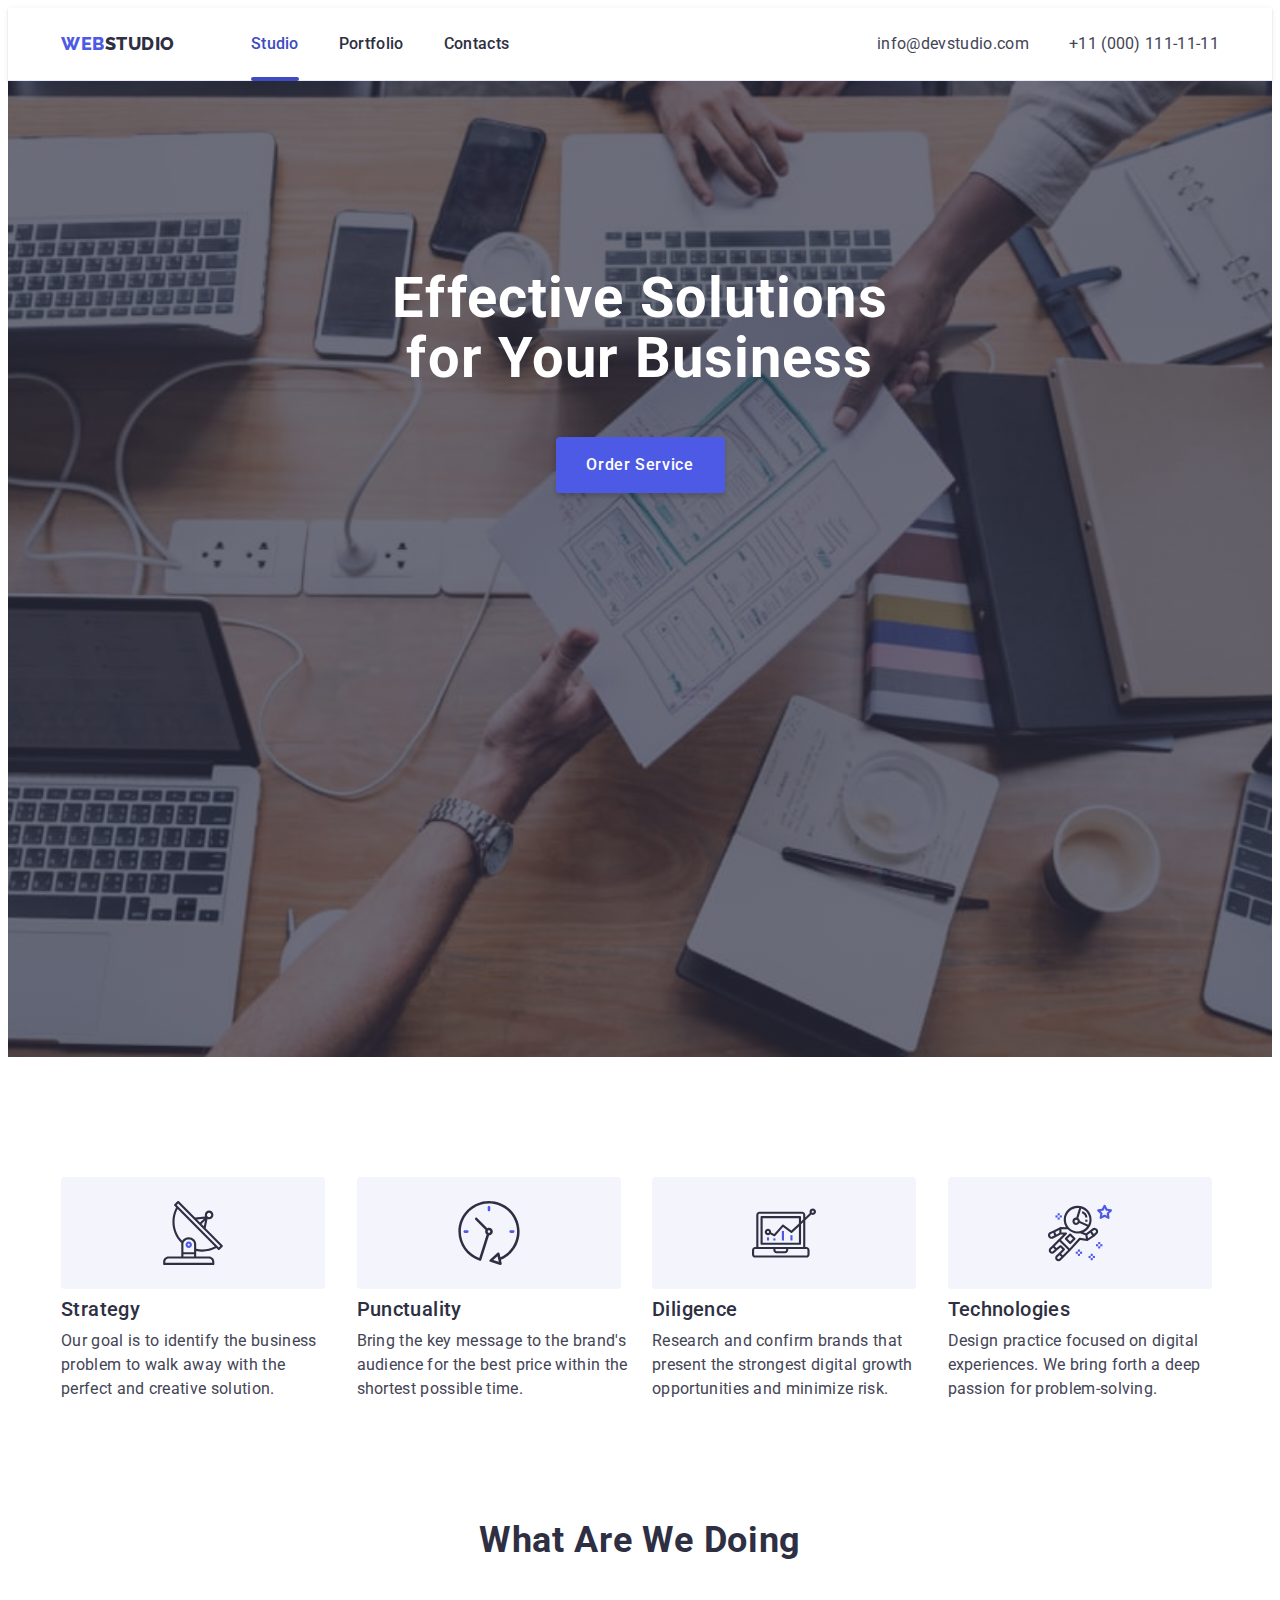
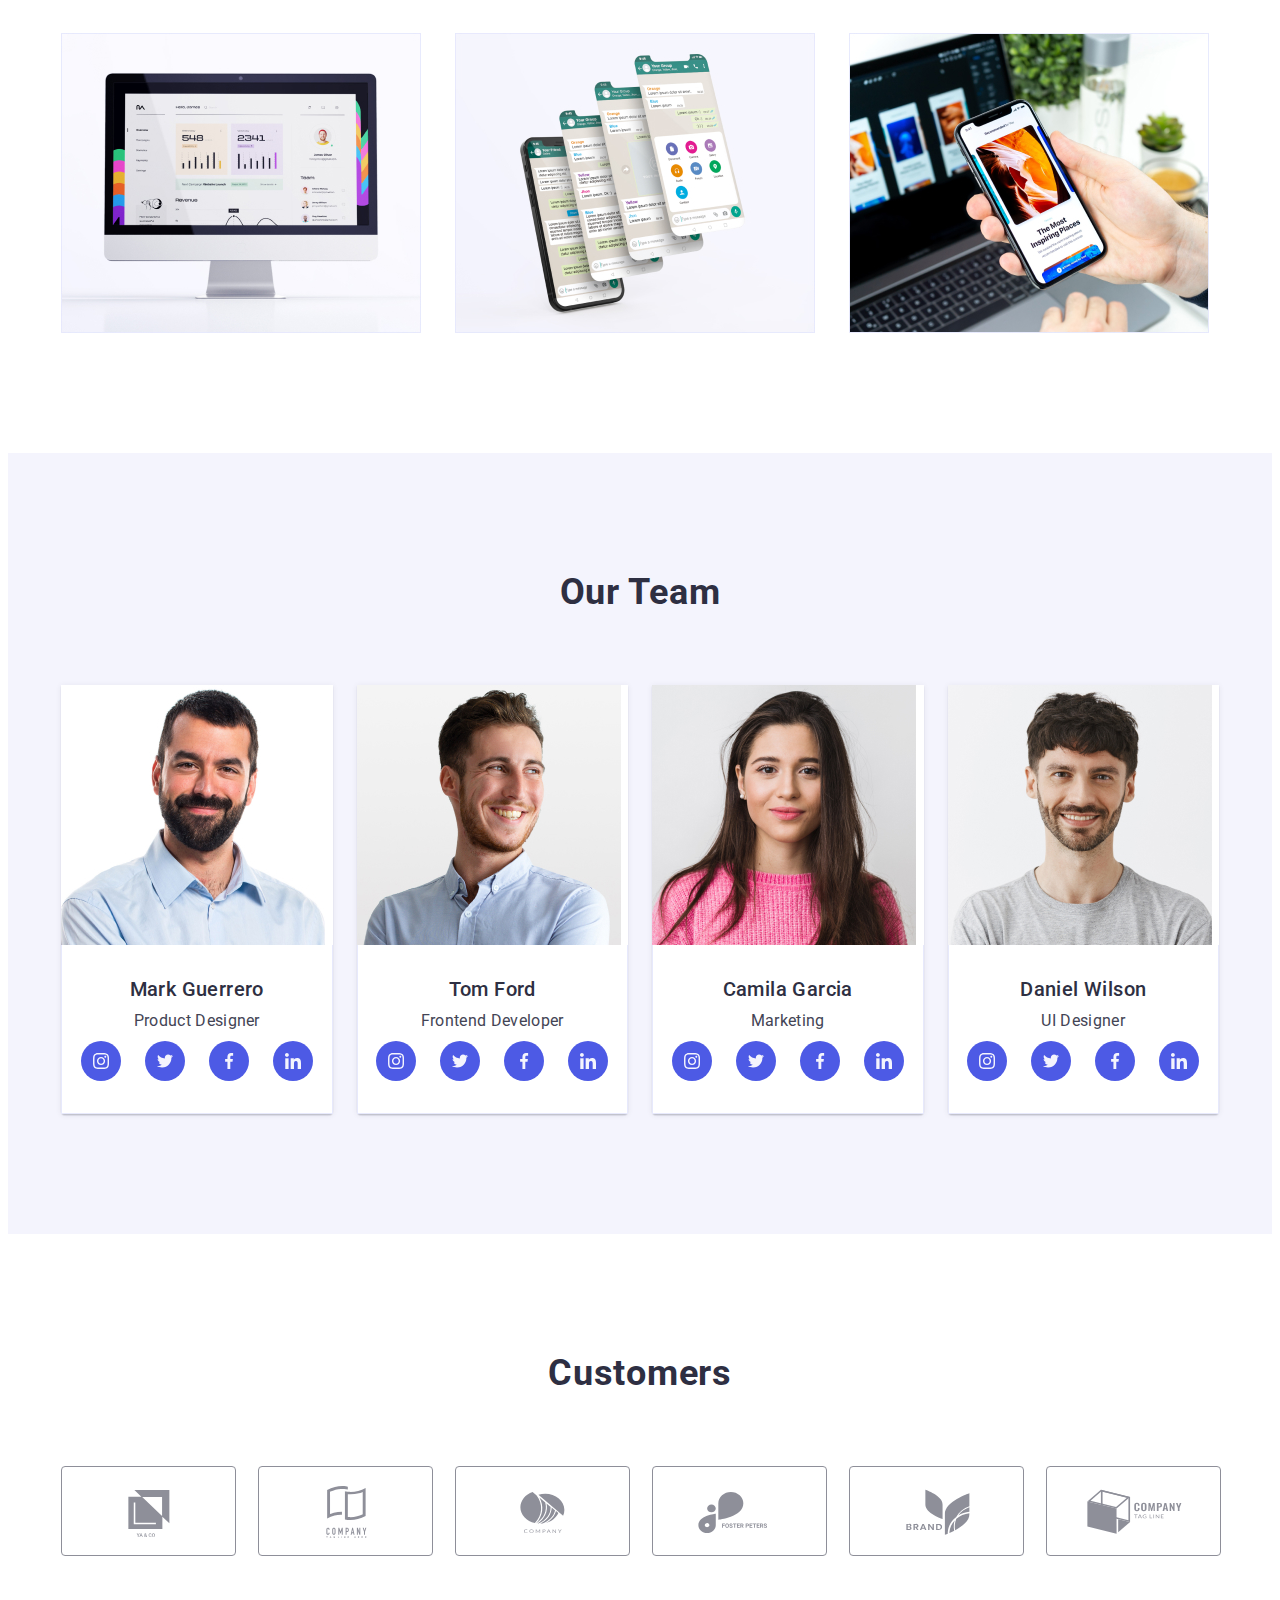
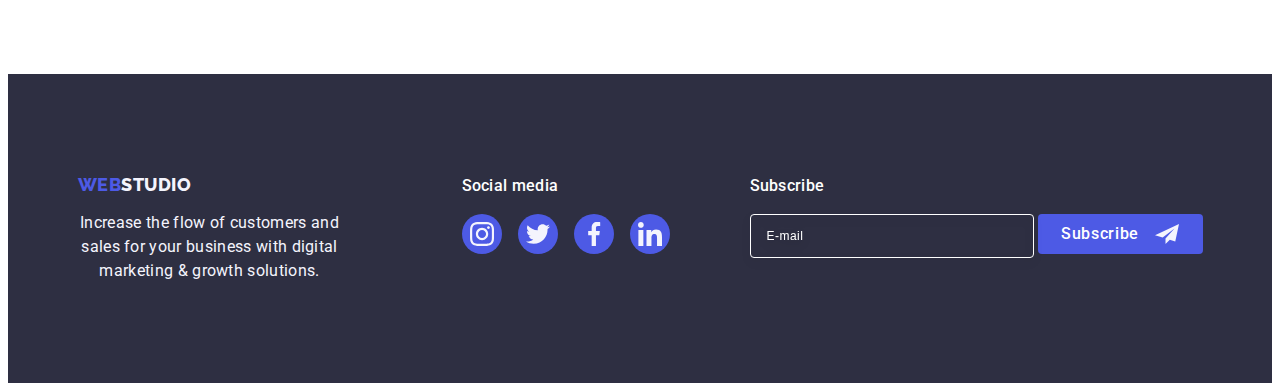
<file: index.html>
<!DOCTYPE html>
<html lang="en">
  <head>
    <meta charset="UTF-8" />
    <meta http-equiv="X-UA-Compatible" content="IE=edge" />
    <meta name="viewport" content="width=device-width, initial-scale=1.0" />
    <title>Студія</title>
    <link rel="preconnect" href="https://fonts.googleapis.com" />
    <link rel="preconnect" href="https://fonts.gstatic.com" crossorigin />
    <link
      href="https://fonts.googleapis.com/css2?family=Raleway:wght@800&family=Roboto:wght@400;500;700;900&display=swap"
      rel="stylesheet"
    />
    <link
      rel="stylesheet"
      href="https://cdnjs.cloudflare.com/ajax/libs/modern-normalize/2.0.0/modern-normalize.min.css"
      integrity="sha512-4xo8blKMVCiXpTaLzQSLSw3KFOVPWhm/TRtuPVc4WG6kUgjH6J03IBuG7JZPkcWMxJ5huwaBpOpnwYElP/m6wg=="
      crossorigin="anonymous"
      referrerpolicy="no-referrer"
    />
    <link rel="stylesheet" href="./css/styles.css" />
    <link
      rel="stylesheet"
      href="./css/tablet.css"
      media="screen and (min-width: 768px)"
    />
    <link
      rel="stylesheet"
      href="./css/desktop.css"
      media="screen and (min-width: 1158px)"
    />
  </head>
  <body>
    <header class="header">
      <div class="header-container container">
        <nav class="header-nav">
          <a href="./index.html" class="header-logo link"
            >Web<span class="header-logo-color">Studio</span></a
          >
          <ul class="header-nav-list list">
            <li class="header-nav-item">
              <a href="./index.html" class="header-link link current">Studio</a>
            </li>
            <li class="header-nav-item">
              <a href="./portfolio.html" class="header-link link">Portfolio</a>
            </li>
            <li class="header-nav-item">
              <a href="" class="header-link link">Contacts</a>
            </li>
          </ul>
        </nav>
        <address class="header-address">
          <ul class="header-address-list list">
            <li class="header-address-item">
              <a
                href="mailto:info@devstudio.com"
                class="header-address-link link"
                >info@devstudio.com</a
              >
            </li>
            <li class="header-address-item">
              <a href="tel:+110001111111" class="header-address-link link"
                >+11 (000) 111-11-11</a
              >
            </li>
          </ul>
        </address>
        <button type="button" class="menu-open-btn js-open-menu">
          <svg class="btn-hamburger" width="32" height="22">
            <use href="./images/icons.svg#icon-menu-hamburger"></use>
          </svg>
        </button>
        <div class="mob-menu js-menu-container">
          <div class="mob-menu-wraper">
            <button type="button" class="close-button js-close-menu">
              <svg class="modal-close-icon" width="8" height="8">
                <use href="./images/icons.svg#icon-close-button"></use>
              </svg>
            </button>
            <ul class="list">
              <li class="mob-menu-item">
                <a href="./index.html" class="mob-menu-link current link"
                  >Studio</a
                >
              </li>
              <li class="mob-menu-item">
                <a href="./portfolio.html" class="mob-menu-link link"
                  >Portfolio</a
                >
              </li>
              <li class="mob-menu-item">
                <a href="" class="mob-menu-link link">Contacts</a>
              </li>
            </ul>
            <div>
              <address class="mob-menu-address">
                <ul class="mob-menu-address-list list">
                  <li>
                    <a href="tel:+110001111111" class="mob-menu-tel-link link"
                      >+11 (000) 111-11-11</a
                    >
                  </li>
                  <li>
                    <a
                      href="mailto:info@devstudio.com"
                      class="mob-menu-address-link link"
                      >info@devstudio.com</a
                    >
                  </li>
                </ul>
              </address>
              <ul class="mob-social-container list">
                <li class="soc-item">
                  <a
                    href="#"
                    class="soc-item-link"
                    target="_blank"
                    rel="noopener noreferrer nofollow"
                  >
                    <svg class="team-social_icon" width="16" height="16">
                      <use href="./images/icons.svg#instagram-icon"></use></svg
                  ></a>
                </li>
                <li class="soc-item">
                  <a
                    href="#"
                    class="soc-item-link"
                    target="_blank"
                    rel="noopener noreferrer nofollow"
                  >
                    <svg class="team-social_icon" width="16" height="16">
                      <use href="./images/icons.svg#icon-twitter"></use></svg
                  ></a>
                </li>
                <li class="soc-item">
                  <a
                    href="#"
                    class="soc-item-link"
                    target="_blank"
                    rel="noopener noreferrer nofollow"
                  >
                    <svg class="team-social_icon" width="16" height="16">
                      <use href="./images/icons.svg#facebook-icon"></use></svg
                  ></a>
                </li>
                <li class="soc-item">
                  <a
                    href="#"
                    class="soc-item-link"
                    target="_blank"
                    rel="noopener noreferrer nofollow"
                  >
                    <svg class="team-social_icon" width="16" height="16">
                      <use href="./images/icons.svg#linked-in-icon"></use></svg
                  ></a>
                </li>
              </ul>
            </div>
          </div>
        </div>
      </div>
    </header>
    <main>
      <section class="hero-main-page">
        <div class="hero-main-container container">
          <h1 class="hero-title">Effective Solutions for Your Business</h1>
          <button type="button" class="hero-button" data-modal-open>Order Service</button>
        </div>
      </section>
      <section class="values">
        <div class="values-container container">
          <h2 class="visually-hidden">What are we offer</h2>
          <ul class="values-list list">
            <li class="values-item">
              <div class="values-icon-box">
                <svg class="values-icon" width="64" height="64">
                  <use href="./images/icons.svg#antenna"></use>
                </svg>
              </div>
              <h3 class="values-title">Strategy</h3>
              <p class="values-text text">
                Our goal is to identify the business problem to walk away with
                the perfect and creative solution.
              </p>
            </li>
            <li class="values-item">
              <div class="values-icon-box">
                <svg class="values-icon" width="64" height="64">
                  <use href="./images/icons.svg#clock"></use>
                </svg>
              </div>
              <h3 class="values-title">Punctuality</h3>
              <p class="values-text text">
                Bring the key message to the brand's audience for the best price
                within the shortest possible time.
              </p>
            </li>
            <li class="values-item">
              <div class="values-icon-box">
                <svg class="values-icon" width="64" height="64">
                  <use href="./images/icons.svg#diagram"></use>
                </svg>
              </div>
              <h3 class="values-title">Diligence</h3>
              <p class="values-text text">
                Research and confirm brands that present the strongest digital
                growth opportunities and minimize risk.
              </p>
            </li>
            <li class="values-item ">
              <div class="values-icon-box">
                <svg class="values-icon" width="64" height="64">
                  <use href="./images/icons.svg#astro"></use>
                </svg>
              </div>
              <h3 class="values-title">Technologies</h3>
              <p class="values-text text">
                Design practice focused on digital experiences. We bring forth a
                deep passion for problem-solving.
              </p>
            </li>
          </ul>
        </div>
      </section>
      <section class="work">
        <div class="work-container container">
          <h2 class="work-title">What are we doing</h2>
          <ul class="work-list list">
            <li class="work-item">
              <img srcset="./images/wwd.jpg 1x, ./images/wwd-2x.jpg 2x" src="./images/wwd.jpg" alt="monitor" width="360" />
            </li>
            <li class="work-item">
              <img srcset="./images/wwd2.jpg 1x, ./images/wwd2-2x.jpg 2x" src="./images/wwd2.jpg" alt="screen" width="360" />
            </li>
            <li class="work-item">
              <img srcset="./images/wwd3.jpg 1x, ./images/wwd3-2x.jpg 2x" src="./images/wwd3.jpg" alt="phone" width="360" />
            </li>
          </ul>
        </div>
      </section>
      <section class="team">
        <div class="team-container container">
          <h2 class="team-title">Our Team</h2>
          <ul class="team-list list">
            <li class="team-item">
              <img src="./images/team1.jpg" alt="photo1" width="264" />
              <div class="team-name-container">
                <h3 class="worker-name">Mark Guerrero</h3>
                <p class="team-text">Product Designer</p>
                <ul class="soc-team list">
                  <li class="soc-item">
                    <a
                      href="#"
                      class="soc-item-link"
                      target="_blank"
                      rel="noopener noreferrer nofollow"
                    >
                      <svg class="team-soc-icon" width="16" height="16">
                        <use href="./images/icons.svg#instagram-icon"></use>
                      </svg>
                    </a>
                  </li>
                  <li class="soc-item">
                    <a
                      href="#"
                      class="soc-item-link"
                      target="_blank"
                      rel="noopener noreferrer nofollow"
                    >
                      <svg class="team-soc-icon" width="16" height="16">
                        <use href="./images/icons.svg#icon-twitter"></use>
                      </svg>
                    </a>
                  </li>
                  <li class="soc-item">
                    <a
                      href="#"
                      class="soc-item-link"
                      target="_blank"
                      rel="noopener noreferrer nofollow"
                    >
                      <svg class="team-soc-icon" width="16" height="16">
                        <use href="./images/icons.svg#facebook-icon"></use>
                      </svg>
                    </a>
                  </li>
                  <li class="soc-item">
                    <a
                      href="#"
                      class="soc-item-link"
                      target="_blank"
                      rel="noopener noreferrer nofollow"
                    >
                      <svg class="team-soc-icon" width="16" height="16">
                        <use href="./images/icons.svg#linked-in-icon"></use>
                      </svg>
                    </a>
                  </li>
                </ul>
              </div>
            </li>
            <li class="team-item">
              <img src="./images/team2.jpg" alt="photo2" width="264" />
              <div class="team-name-container">
                <h3 class="worker-name">Tom Ford</h3>
                <p class="team-text">Frontend Developer</p>
                <ul class="soc-team list">
                  <li class="soc-item">
                    <a
                      href="#"
                      class="soc-item-link"
                      target="_blank"
                      rel="noopener noreferrer nofollow"
                    >
                      <svg class="team-soc-icon" width="16" height="16">
                        <use href="./images/icons.svg#instagram-icon"></use>
                      </svg>
                    </a>
                  </li>
                  <li class="soc-item">
                    <a
                      href="#"
                      class="soc-item-link"
                      target="_blank"
                      rel="noopener noreferrer nofollow"
                    >
                      <svg class="team-soc-icon" width="16" height="16">
                        <use href="./images/icons.svg#icon-twitter"></use>
                      </svg>
                    </a>
                  </li>
                  <li class="soc-item">
                    <a
                      href="#"
                      class="soc-item-link"
                      target="_blank"
                      rel="noopener noreferrer nofollow"
                    >
                      <svg class="team-soc-icon" width="16" height="16">
                        <use href="./images/icons.svg#facebook-icon"></use>
                      </svg>
                    </a>
                  </li>
                  <li class="soc-item">
                    <a
                      href="#"
                      class="soc-item-link"
                      target="_blank"
                      rel="noopener noreferrer nofollow"
                    >
                      <svg class="team-soc-icon" width="16" height="16">
                        <use href="./images/icons.svg#linked-in-icon"></use>
                      </svg>
                    </a>
                  </li>
                </ul>
              </div>
            </li>
            <li class="team-item">
              <img src="./images/team3.jpg" alt="photo3" width="264" />
              <div class="team-name-container">
                <h3 class="worker-name">Camila Garcia</h3>
                <p class="team-text">Marketing</p>
                <ul class="soc-team list">
                  <li class="soc-item">
                    <a
                      href="#"
                      class="soc-item-link"
                      target="_blank"
                      rel="noopener noreferrer nofollow"
                    >
                      <svg class="team-soc-icon" width="16" height="16">
                        <use href="./images/icons.svg#instagram-icon"></use>
                      </svg>
                    </a>
                  </li>
                  <li class="soc-item">
                    <a
                      href="#"
                      class="soc-item-link"
                      target="_blank"
                      rel="noopener noreferrer nofollow"
                    >
                      <svg class="team-soc-icon" width="16" height="16">
                        <use href="./images/icons.svg#icon-twitter"></use>
                      </svg>
                    </a>
                  </li>
                  <li class="soc-item">
                    <a
                      href="#"
                      class="soc-item-link"
                      target="_blank"
                      rel="noopener noreferrer nofollow"
                    >
                      <svg class="team-soc-icon" width="16" height="16">
                        <use href="./images/icons.svg#facebook-icon"></use>
                      </svg>
                    </a>
                  </li>
                  <li class="soc-item">
                    <a
                      href="#"
                      class="soc-item-link"
                      target="_blank"
                      rel="noopener noreferrer nofollow"
                    >
                      <svg class="team-soc-icon" width="16" height="16">
                        <use href="./images/icons.svg#linked-in-icon"></use>
                      </svg>
                    </a>
                  </li>
                </ul>
              </div>
            </li>
            <li class="team-item">
              <img src="./images/team4.jpg" alt="photo4" width="264" />
              <div class="team-name-container">
                <h3 class="worker-name">Daniel Wilson</h3>
                <p class="team-text">UI Designer</p>
                <ul class="soc-team list">
                  <li class="soc-item">
                    <a
                      href="#"
                      class="soc-item-link"
                      target="_blank"
                      rel="noopener noreferrer nofollow"
                    >
                      <svg class="team-soc-icon" width="16" height="16">
                        <use href="./images/icons.svg#instagram-icon"></use>
                      </svg>
                    </a>
                  </li>
                  <li class="soc-item">
                    <a
                      href="#"
                      class="soc-item-link"
                      target="_blank"
                      rel="noopener noreferrer nofollow"
                    >
                      <svg class="team-soc-icon" width="16" height="16">
                        <use href="./images/icons.svg#icon-twitter"></use>
                      </svg>
                    </a>
                  </li>
                  <li class="soc-item">
                    <a
                      href="#"
                      class="soc-item-link"
                      target="_blank"
                      rel="noopener noreferrer nofollow"
                    >
                      <svg class="team-soc-icon" width="16" height="16">
                        <use href="./images/icons.svg#facebook-icon"></use>
                      </svg>
                    </a>
                  </li>
                  <li class="soc-item">
                    <a
                      href="#"
                      class="soc-item-link"
                      target="_blank"
                      rel="noopener noreferrer nofollow"
                    >
                      <svg class="team-soc-icon" width="16" height="16">
                        <use href="./images/icons.svg#linked-in-icon"></use>
                      </svg>
                    </a>
                  </li>
                </ul>
              </div>
            </li>
          </ul>
        </div>
      </section>
      <section class="customers">
        <div class="customers-container container">
          <h2 class="customers-title">Customers</h2>
          <ul class="customers-list list">
            <li class="customers-item">
              <a href="#" class="customers-link link">
                <svg class="customers-icon" width="104" height="56">
                  <use href="./images/icons.svg#logo"></use>
                </svg>
              </a>
            </li>
            <li class="customers-item">
              <a href="#" class="customers-link link">
                <svg class="customers-icon" width="104" height="56">
                  <use href="./images/icons.svg#logo-one"></use>
                </svg>
              </a>
            </li>
            <li class="customers-item">
              <a href="#" class="customers-link link">
                <svg class="customers-icon" width="104" height="56">
                  <use href="./images/icons.svg#logo-two"></use>
                </svg>
              </a>
            </li>
            <li class="customers-item">
              <a href="#" class="customers-link link">
                <svg class="customers-icon" width="104" height="56">
                  <use href="./images/icons.svg#logo-three"></use>
                </svg>
              </a>
            </li>
            <li class="customers-item">
              <a href="#" class="customers-link link">
                <svg class="customers-icon" width="104" height="56">
                  <use href="./images/icons.svg#logo-four"></use>
                </svg>
              </a>
            </li>
            <li class="customers-item">
              <a href="#" class="customers-link link">
                <svg class="customers-icon" width="104" height="56">
                  <use href="./images/icons.svg#logo-five"></use>
                </svg>
              </a>
            </li>
          </ul>
        </div>
      </section>
    </main>
    <footer class="footer">
      <div class="footer-section container">
        <div class="footer-container">
          <a href="./index.html" class="footer-logo link"
            >Web<span class="footer-logo-color">Studio</span>
          </a>
          <p class="footer-text">
            Increase the flow of customers and sales for your business with
            digital marketing & growth solutions.
          </p>
        </div>
        <div class="footer-soc-container">
          <p class="footer-soc-text">Social media</p>
          <ul class="footer-soc-list list">
            <li class="footer-soc-item">
              <a href="#" class="footer-soc-link link"  target="_blank"
              rel="noopener noreferrer nofollow">
                <svg class="footer-icon" width="24" height="24">
                  <use href="./images/icons.svg#instagram-icon"></use>
                </svg>
              </a>
            </li>
            <li class="footer-soc-item">
              <a href="#" class="footer-soc-link link"  target="_blank"
              rel="noopener noreferrer nofollow">
                <svg class="footer-icon" width="24" height="24">
                  <use href="./images/icons.svg#icon-twitter"></use>
                </svg>
              </a>
            </li>
            <li class="footer-soc-item">
              <a href="#" class="footer-soc-link link"  target="_blank"
              rel="noopener noreferrer nofollow">
                <svg class="footer-icon" width="24" height="24">
                  <use href="./images/icons.svg#facebook-icon"></use>
                </svg>
              </a>
            </li>
            <li class="footer-soc-item">
              <a href="#" class="footer-soc-link link"  target="_blank"
              rel="noopener noreferrer nofollow">
                <svg class="footer-icon" width="24" height="24">
                  <use href="./images/icons.svg#linked-in-icon"></use>
                </svg>
              </a>
            </li>
          </ul>
        </div>
        <div class="footer-form-container">
          <p class="form-footer-title">Subscribe</p>
          <form class="form-footer">
            <label class="footer-label">
              <input
                type="email"
                name="email-subscribe"
                placeholder="E-mail"
                class="footer-input"
              />
            </label>
            <button type="submit" class="footer-button">
              Subscribe
              <svg class="footer-form-icon" width="24" height="24">
                <use href="./images/icons.svg#icon-plane"></use>
              </svg>
            </button>
          </form>
        </div>
      </div>
    </footer>
    <div class="backdrop is-hidden" data-modal>
      <div class="modal">
        <button type="button" class="modal-close-button" data-modal-close>
          <svg class="modal-close-icon" width="8" height="8">
            <use href="./images/icons.svg#icon-close-button"></use>
          </svg>
        </button>
        <p class="modal-title">Leave your contacts and we will call you back</p>
        <form class="form">
          <div class="modal-field">
            <label for="user-name" class="form-label">Name</label>
            <div class="input-container">
              <input
                id="user-name"
                type="text"
                name="user-name"
                class="form-input"
                required
              />
              <svg class="form-icon" width="18" height="24">
                <use href="./images/icons.svg#icon-input-person"></use>
              </svg>
            </div>
          </div>
          <div class="modal-field">
            <label for="user-phone" class="form-label">Phone</label>
            <div class="input-container">
              <input
                id="user-phone"
                type="tel"
                name="user-phone"
                class="form-input"
                required
              />
              <svg class="form-icon" width="18" height="24">
                <use href="./images/icons.svg#icon-input-phone"></use>
              </svg>
            </div>
          </div>
          <div class="modal-field">
            <label for="user-email" class="form-label">Email</label>
            <div class="input-container">
              <input
                id="user-email"
                type="email"
                name="user-mail"
                class="form-input"
                required
              />
              <svg class="form-icon" width="18" height="24">
                <use href="./images/icons.svg#icon-input-email"></use>
              </svg>
            </div>
          </div>
          <div class="comment-field">
            <label for="user-comment" class="form-label">Comment</label>
            <textarea
              name="user-comment"
              id="user-comment"
              class="form-textarea"
              placeholder="Text input"
            ></textarea>
          </div>
          <div class="checkbox-field">
            <input
              type="checkbox"
              id="user-privacy"
              name="user-privacy"
              value="true"
              class="privacy-input visually-hidden"
              required
            />
            <label for="user-privacy" class="privacy-text"
              ><span class="privacy-span"
                ><svg class="privacy-icon" width="10" height="8">
                  <use href="./images/icons.svg#icon-access"></use></svg></span
              >I accept the terms and conditions of the<a
                href="#"
                class="privacy-link"
                >Privacy Policy</a
              ></label
            >
          </div>
          <button type="submit" class="form-button">Send</button>
        </form>
          </div>
      </div>
    <script src="./js/modal.js"></script>
    <script src="./js/mobile-menu.js" type="module"></script>
  </body>
</html>
</file>
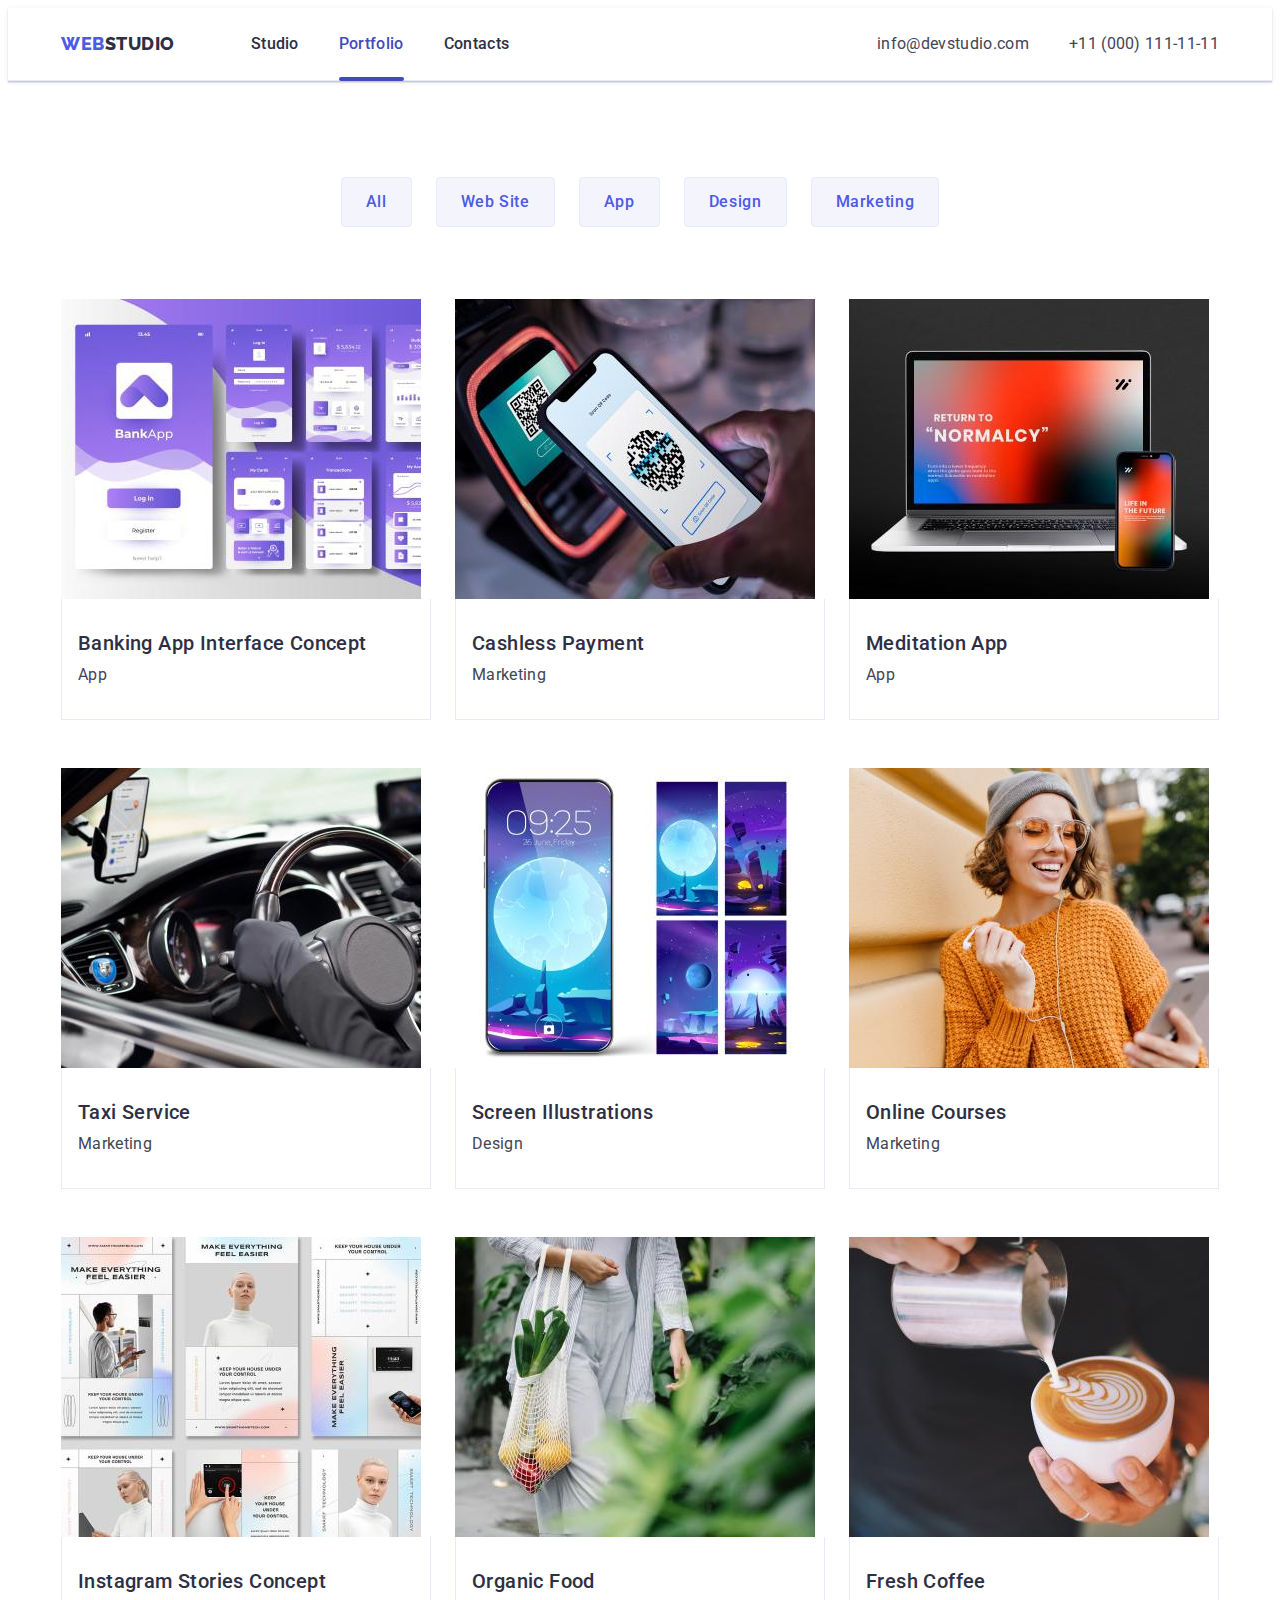
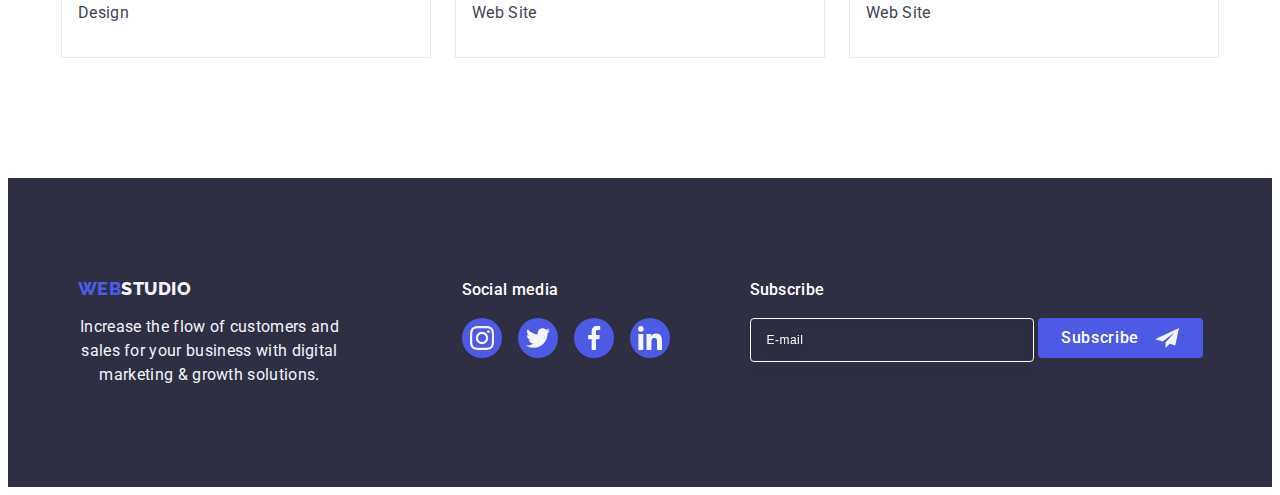
<file: portfolio.html>
<!DOCTYPE html>
<html lang="en">
  <head>
    <meta charset="UTF-8" />
    <meta http-equiv="X-UA-Compatible" content="IE=edge" />
    <meta name="viewport" content="width=device-width, initial-scale=1.0" />
    <title>Портфоліо</title>
    <link rel="preconnect" href="https://fonts.googleapis.com" />
    <link rel="preconnect" href="https://fonts.gstatic.com" crossorigin />
    <link
      href="https://fonts.googleapis.com/css2?family=Raleway:wght@800&family=Roboto:wght@400;500;700;900&display=swap"
      rel="stylesheet"
    />
    <link
      rel="stylesheet"
      href="https://cdnjs.cloudflare.com/ajax/libs/modern-normalize/2.0.0/modern-normalize.min.css"
      integrity="sha512-4xo8blKMVCiXpTaLzQSLSw3KFOVPWhm/TRtuPVc4WG6kUgjH6J03IBuG7JZPkcWMxJ5huwaBpOpnwYElP/m6wg=="
      crossorigin="anonymous"
      referrerpolicy="no-referrer"
    />
    <link rel="stylesheet" href="./css/styles.css" />
    <link
    rel="stylesheet"
    href="./css/tablet.css"
    media="screen and (min-width: 768px)"
  />
  <link
    rel="stylesheet"
    href="./css/desktop.css"
    media="screen and (min-width: 1158px)"
  />
  </head>
  <body>
    <header class="header">
      <div class="header-container container">
        <nav class="header-nav">
          <a href="./index.html" class="header-logo link"
            >Web<span class="header-logo-color">Studio</span></a
          >
          <ul class="header-nav-list list">
            <li class="header-nav-item">
              <a href="./index.html" class="header-link link">Studio</a>
            </li>
            <li class="header-nav-item">
              <a href="./portfolio.html" class="header-link link current">Portfolio</a>
            </li>
            <li class="header-nav-item">
              <a href="" class="header-link link">Contacts</a>
            </li>
          </ul>
        </nav>
        <address class="header-address">
          <ul class="header-address-list list">
            <li class="header-address-item">
              <a
                href="mailto:info@devstudio.com"
                class="header-address-link link"
                >info@devstudio.com</a
              >
            </li>
            <li class="header-address-item">
              <a href="tel:+110001111111" class="header-address-link link"
                >+11 (000) 111-11-11</a
              >
            </li>
          </ul>
        </address>
      </div>
    </header>
    <main>
      <section class="hero">
        <div class="portfolio-container container">
          <h1 class="visually-hidden">Portfolio</h1>
          <ul class="hero-btn-list list">
            <li class="hero-btn-item">
              <button type="button" class="hero-btn">All</button>
            </li>
            <li class="hero-btn-item">
              <button type="button" class="hero-btn">Web Site</button>
            </li>
            <li class="hero-btn-item">
              <button type="button" class="hero-btn">App</button>
            </li>
            <li class="hero-btn-item">
              <button type="button" class="hero-btn">Design</button>
            </li>
            <li class="hero-btn-item">
              <button type="button" class="hero-btn">Marketing</button>
            </li>
          </ul>
          <ul class="portfolio-list list">
            <li class="portfolio-item">
              <a href="" class="link link-img">
                <div class="overlay-container">
                  <img
                    src="./images/app.jpg"
                    alt="Banking"
                    width="360"
                    height="300"
                  />
                  <p class="overlay">
                    14 Stylish and User-Friendly App Design Concepts · Task
                    Manager App · Calorie Tracker App · Exotic Fruit Ecommerce
                    App · Cloud Storage App
                  </p>
                </div>
                <div class="app-container">
                  <h2 class="hero-list-title">Banking App Interface Concept</h2>
                  <p class="portfolio-text text">App</p>
                </div></a
              >
            </li>
            <li class="portfolio-item">
              <a href="" class="link link-img">
                <div class="overlay-container">
                <img
                  src="./images/payment.jpg"
                  alt="Payment"
                  width="360"
                  height="300"
                />
                <p class="overlay">
                  14 Stylish and User-Friendly App Design Concepts · Task
                  Manager App · Calorie Tracker App · Exotic Fruit Ecommerce
                  App · Cloud Storage App
                </p>
                </div>
                <div class="app-container">
                  <h2 class="hero-list-title">Cashless Payment</h2>
                  <p class="portfolio-text text">Marketing</p>
                </div></a
              >
            </li>
            <li class="portfolio-item">
              <a href="" class="link link-img">
                <div class="overlay-container">
                <img
                  src="./images/meditation.jpg"
                  alt="laptop"
                  width="360"
                  height="300"
                />
                <p class="overlay">
                  14 Stylish and User-Friendly App Design Concepts · Task
                  Manager App · Calorie Tracker App · Exotic Fruit Ecommerce
                  App · Cloud Storage App
                </p>
              </div>
                <div class="app-container">
                  <h2 class="hero-list-title">Meditation App</h2>
                  <p class="portfolio-text text">App</p>
                </div></a
              >
            </li>
            <li class="portfolio-item">
              <a href="" class="link link-img">
                <div class="overlay-container">
                <img
                  src="./images/taxi.jpg"
                  alt="car"
                  width="360"
                  height="300"
                />
                <p class="overlay">
                  14 Stylish and User-Friendly App Design Concepts · Task
                  Manager App · Calorie Tracker App · Exotic Fruit Ecommerce
                  App · Cloud Storage App
                </p>
              </div>
                <div class="app-container">
                  <h2 class="hero-list-title">Taxi Service</h2>
                  <p class="portfolio-text text">Marketing</p>
                </div></a
              >
            </li>
            <li class="portfolio-item">
              <a href="" class="link link-img">
                <div class="overlay-container">
                <img
                  src="./images/screenshot.jpg"
                  alt="screen"
                  width="360"
                  height="300"
                />
                <p class="overlay">
                  14 Stylish and User-Friendly App Design Concepts · Task
                  Manager App · Calorie Tracker App · Exotic Fruit Ecommerce
                  App · Cloud Storage App
                </p>
              </div>
                <div class="app-container">
                  <h2 class="hero-list-title">Screen Illustrations</h2>
                  <p class="portfolio-text text">Design</p>
                </div></a
              >
            </li>
            <li class="portfolio-item">
              <a href="" class="link link-img">
                <div class="overlay-container">
                <img
                  src=".//images/courses.jpg"
                  alt="girl"
                  width="360"
                  height="300"
                />
                <p class="overlay">
                  14 Stylish and User-Friendly App Design Concepts · Task
                  Manager App · Calorie Tracker App · Exotic Fruit Ecommerce
                  App · Cloud Storage App
                </p>
              </div>
                <div class="app-container">
                  <h2 class="hero-list-title">Online Courses</h2>
                  <p class="portfolio-text text">Marketing</p>
                </div></a
              >
            </li>
            <li class="portfolio-item">
              <a href="" class="link link-img">
                <div class="overlay-container">
                <img
                  src=".//images/insta.jpg"
                  alt="stories"
                  width="360"
                  height="300"
                />
                <p class="overlay">
                  14 Stylish and User-Friendly App Design Concepts · Task
                  Manager App · Calorie Tracker App · Exotic Fruit Ecommerce
                  App · Cloud Storage App
                </p>
              </div>
                <div class="app-container">
                  <h2 class="hero-list-title">Instagram Stories Concept</h2>
                  <p class="portfolio-text text">Design</p>
                </div></a
              >
            </li>
            <li class="portfolio-item">
              <a href="" class="link link-img">
                <div class="overlay-container">
                <img
                  src="./images/organic.jpg"
                  alt="food"
                  width="360"
                  height="300"
                />
                <p class="overlay">
                  14 Stylish and User-Friendly App Design Concepts · Task
                  Manager App · Calorie Tracker App · Exotic Fruit Ecommerce
                  App · Cloud Storage App
                </p>
              </div>
                <div class="app-container">
                  <h2 class="hero-list-title">Organic Food</h2>
                  <p class="portfolio-text text">Web Site</p>
                </div></a
              >
            </li>
            <li class="portfolio-item">
              <a href="" class="link link-img">
                <div class="overlay-container">
                <img
                  src="./images/cofee.jpg"
                  alt="coffee"
                  width="360"
                  height="300"
                />
                <p class="overlay">
                  14 Stylish and User-Friendly App Design Concepts · Task
                  Manager App · Calorie Tracker App · Exotic Fruit Ecommerce
                  App · Cloud Storage App
                </p>
              </div>
                <div class="app-container">
                  <h2 class="hero-list-title">Fresh Coffee</h2>
                  <p class="portfolio-text text">Web Site</p>
                </div></a
              >
            </li>
          </ul>
        </div>
      </section>
    </main>
    <footer class="footer">
      <div class="footer-section container">
        <div class="footer-container">
          <a href="./index.html" class="footer-logo link"
            >Web<span class="footer-logo-color">Studio</span>
          </a>
          <p class="footer-text">
            Increase the flow of customers and sales for your business with
            digital marketing & growth solutions.
          </p>
        </div>
        <div class="footer-soc-container">
          <p class="footer-soc-text">Social media</p>
          <ul class="footer-soc-list list">
            <li class="footer-soc-item">
              <a
                href="#"
                class="footer-soc-link link"
                target="_blank"
                rel="noopener noreferrer nofollow"
              >
                <svg class="footer-icon" width="24" height="24">
                  <use href="./images/icons.svg#instagram-icon"></use>
                </svg>
              </a>
            </li>
            <li class="footer-soc-item">
              <a
                href="#"
                class="footer-soc-link link"
                target="_blank"
                rel="noopener noreferrer nofollow"
              >
                <svg class="footer-icon" width="24" height="24">
                  <use href="./images/icons.svg#icon-twitter"></use>
                </svg>
              </a>
            </li>
            <li class="footer-soc-item">
              <a
                href="#"
                class="footer-soc-link link"
                target="_blank"
                rel="noopener noreferrer nofollow"
              >
                <svg class="footer-icon" width="24" height="24">
                  <use href="./images/icons.svg#facebook-icon"></use>
                </svg>
              </a>
            </li>
            <li class="footer-soc-item">
              <a
                href="#"
                class="footer-soc-link link"
                target="_blank"
                rel="noopener noreferrer nofollow"
              >
                <svg class="footer-icon" width="24" height="24">
                  <use href="./images/icons.svg#linked-in-icon"></use>
                </svg>
              </a>
            </li>
          </ul>
        </div>
        <div class="footer-form-container">
          <p class="form-footer-title">Subscribe</p>
          <form class="form-footer">
            <label class="footer-label">
              <input
                type="email"
                name="email-subscribe"
                placeholder="E-mail"
                class="footer-input"
              />
            </label>
            <button type="submit" class="footer-button">
              Subscribe
              <svg class="footer-form-icon" width="24" height="24">
                <use href="./images/icons.svg#icon-plane"></use>
              </svg>
            </button>
          </form>
        </div>
      </div>
    </footer>
  </body>
</html>
</file>
<file: css/styles.css>
body {
  font-family: "Roboto", sans-serif;
  color: var(--text-color);
  background-color: var(--white-color);
}

:root {
  --white-color: #ffffff;
  --title-color: #2e2f42;
  --text-color: #434455;
  --light-background: #f4f4fd;
  --hover-background: #404bbf;
  --blue-text-color: #4d5ae5;
  --transition: 250ms cubic-bezier(0.4, 0, 0.2, 1);
}

.list {
  list-style: none;
}

.link {
  text-decoration: none;
}

.container {
  width: 100%;
  margin: 0 auto;
  padding: 0 16px;
}

p,
h1,
h2,
h3,
h4,
h5,
h6 {
  margin: 0;
}

ul,
ol {
  margin: 0;
  padding: 0;
}

img {
  display: block;
}

.visually-hidden {
  position: absolute;
  width: 1px;
  height: 1px;
  margin: -1px;
  border: 0;
  padding: 0;
  white-space: nowrap;
  clip-path: inset(100%);
  clip: rect(0 0 0 0);
  overflow: hidden;
}

.container {
  max-width: 428px;
}

/* HEADER */

.header {
  background-color: var(--white-color);
  border-bottom: 1px solid #e7e9fc;
  box-shadow: 0px 2px 1px rgba(46, 47, 66, 0.08),
    0px 1px 1px rgba(46, 47, 66, 0.16), 0px 1px 6px rgba(46, 47, 66, 0.08);
}

@media screen and (max-width: 767px) {
  .header-container {
    display: flex;
    justify-content: space-between;
    padding-top: 24px;
    padding-bottom: 24px;
  }
}

.header-logo {
  font-family: "Raleway", sans-serif;
  font-style: normal;
  font-weight: 800;
  font-size: 18px;
  line-height: 1.17;
  letter-spacing: 0.03em;
  text-transform: uppercase;
  color: var(--blue-text-color);
  margin-right: 76px;
  display: block;
}

.header-logo-color {
  color: var(--title-color);
}

.header-nav {
  display: flex;
  align-items: center;
}

.header-nav-list {
  display: none;
}

.header-link {
  font-weight: 500;
  font-size: 16px;
  line-height: 1.5;
  letter-spacing: 0.02em;
  display: block;
  color: var(--title-color);
  padding: 24px 0;
  position: relative;
  transition: color var(--transition);
}

.header-link::after {
  content: "";
  position: absolute;
  left: 0;
  bottom: -1px;
  transform: scaleX(0);
  transform-origin: right;
  width: 100%;
  height: 4px;
  border-radius: 2px;
  background-color: var(--hover-background);
  transition: transform var(--transition), color var(--transition);
}

.header-link:hover::after,
.header-link:focus::after,
.header-link.current::after {
  transform: scaleX(1);
  transform-origin: left;
}

.header-link:hover,
.header-link:focus,
.header-link.current {
  color: var(--hover-background);
}

.header-address {
  display: none;
}

.header-address-list {
  display: flex;
  flex-direction: column;
  gap: 12px;
}

.header-address-link {
  font-family: "Roboto", sans-serif;
  font-style: normal;
  font-weight: 400;
  font-size: 12px;
  line-height: 1.17;
  letter-spacing: 0.04em;
  color: var(--text-color);
  display: block;
  transition: color var(--transition);
}

.header-address-link:hover,
.header-address-link:focus {
  color: var(--hover-background);
}

.menu-open-btn {
  padding: 0;
  display: block;
  border: none;
  background: none;
  cursor: pointer;
}

.btn-hamburger {
  stroke: var(--title-color);
  filter: drop-shadow(0px 4px 4px rgba(0, 0, 0, 0.25));
}

.mob-menu {
  position: fixed;
  top: 0;
  left: 0;
  z-index: 100;
  overflow: auto;
  width: 100%;
  height: 100%;
  background-color: var(--white-color);
  padding: 80px 24px 40px 40px;
  transform: translateY(100%);
  transition: transform var(--transition);
}

.mob-menu.is-open {
  transform: translateY(0);
}

.mob-menu .close-button {
  position: absolute;
  border: none;
  border-radius: 50%;
  top: -55px;
  right: -4px;
  margin-left: auto;
  background-color: inherit;
  border: 1px solid rgba(0, 0, 0, 0.1);
}

.mob-menu-wraper {
  position: relative;
  display: flex;
  flex-direction: column;
  justify-content: space-between;
  height: 100%;
  max-width: 364px;
  margin: 0 auto;
}

.mob-menu-item:not(:last-child) {
  margin-bottom: 40px;
}

.mob-menu-link {
  font-weight: 700;
  font-size: 36px;
  line-height: 1.11;
  letter-spacing: 0.02em;
  display: block;
  color: var(--title-color);
  transition: color var(--transition);
}

.mob-menu-link:focus,
.mob-menu-link.current {
  color: var(--hover-background);
}

.mob-social-container {
  max-width: 328px;
  display: flex;
  justify-content: space-between;
  margin-top: 48px;
}

.mob-menu-tel-link {
  font-style: normal;
  font-weight: 700;
  font-size: 36px;
  line-height: 1.11;
  letter-spacing: 0.02em;
  color: var(--blue-text-color);
}

.mob-menu-address-link {
  display: block;
  font-style: normal;
  font-weight: 500;
  font-size: 20px;
  line-height: 1.2;
  letter-spacing: 0.02em;
  color: var(--text-color);
  margin-top: 40px;
  transition: color var(--transition);
}

.mob-menu-address:focus {
  color: var(--hover-background);
}

@media screen and (max-width: 416px) {
  .mob-menu-tel-link {
      font-size: 26px;
  }
}

/* MAIN */

.text {
  font-size: 16px;
  line-height: 1.5;
  letter-spacing: 0.02em;
  color: var(--text-color);
}

.hero {
  padding: 96px 0 120px;
}

@media (min-device-pixel-ratio: 2),
  (min-resolution: 192dpi),
  (min-resolution: 2dppx) {
  .hero-main-page {
    background-image: linear-gradient(
        rgba(46, 47, 66, 0.7),
        rgba(46, 47, 66, 0.7)
      ),
      url(../images/bg-mob-2x.jpg);
  }
}

.hero-main-page {
  max-width: 428px;
  height: 432px;
  background: var(--title-color);
  background-image: linear-gradient(
      rgba(46, 47, 66, 0.7),
      rgba(46, 47, 66, 0.7)
    ),
    url(../images/bg-mob.jpg);
  background-repeat: no-repeat;
  background-position: center;
  background-size: cover;
  padding: 112px 0;
  margin: 0 auto;
}

.hero-title {
  font-size: 36px;
  line-height: 1.11;
  letter-spacing: 0.02em;
  color: var(--white-color);
  max-width: 320px;
  margin-left: auto;
  margin-right: auto;
  text-align: center;
}

.hero-list-title {
  font-weight: 500;
  font-size: 20px;
  line-height: 1.2;
  letter-spacing: 0.02em;
  color: var(--title-color);
  margin-bottom: 8px;
}

.values-icon {
  display: none;
}

.hero-button {
  font-family: "Roboto", sans-serif;
  font-style: normal;
  font-weight: 500;
  font-size: 16px;
  line-height: 1.5;
  letter-spacing: 0.04em;
  background: var(--blue-text-color);
  color: var(--white-color);
  cursor: pointer;
  display: block;
  margin-left: auto;
  margin-right: auto;
  min-width: 169px;
  height: 56px;
  margin-top: 72px;
  border: none;
  border-radius: 4px;
  box-shadow: 0px 4px 4px rgba(0, 0, 0, 0.15);
  transition: background-color var(--transition);
}

.hero-button:hover,
.hero-button:focus {
  background: var(--hover-background);
  box-shadow: 0px 4px 4px rgba(0, 0, 0, 0.15);
}

.hero-button:hover,
.hero-button:focus {
  background: var(--hover-background);
}

.hero-btn {
  font-family: "Roboto", sans-serif;
  font-style: normal;
  font-weight: 500;
  font-size: 16px;
  line-height: 1.5;
  letter-spacing: 0.04em;
  background: var(--light-background);
  color: var(--blue-text-color);
  cursor: pointer;
  display: inline-block;
  border: 1px solid #e7e9fc;
  border-radius: 4px;
  padding: 12px 24px;
  border-radius: 4px;
  transition: color var(--transition), background-color var(--transition),
    border-color var(--transition), box-shadow var(--transition);
}

.hero-btn-list {
  display: flex;
  justify-content: center;
  gap: 24px;
  margin-bottom: 72px;
}

.hero-btn-item {
  display: inline-block;
}

.hero-btn:hover,
.hero-btn:focus {
  background: var(--hover-background);
  color: var(--white-color);
  border: 1px solid transparent;
  box-shadow: 0px 3px 1px rgba(0, 0, 0, 0.1), 0px 2px 1px rgba(0, 0, 0, 0.08),
    0px 2px 2px rgba(0, 0, 0, 0.12);
}

/* -----PORTFOLIO----- */

.portfolio-list {
  display: flex;
  flex-wrap: wrap;
  justify-content: center;
  column-gap: 24px;
  row-gap: 48px;
}

.portfolio-item {
  width: calc((100% - 48px) / 3);
}

.link-img {
  display: block;
  transition: box-shadow var(--transition);
}

.link-img:hover,
.link-img:focus {
  box-shadow: 0px 1px 6px rgba(46, 47, 66, 0.08),
    0px 1px 1px rgba(46, 47, 66, 0.16), 0px 2px 1px rgba(46, 47, 66, 0.08);
}

.app-container {
  padding: 32px 16px;
  border: 1px solid #e7e9fc;
  border-top: none;
}

.values {
  background-color: var(--white-color);
  padding: 96px 0;
}

.values-text {
  font-weight: 500;
}

.values-list {
  display: flex;
  flex-direction: column;
  gap: 72px;
}

.values-title {
  font-weight: 700;
  font-size: 36px;
  line-height: 1.11;
  letter-spacing: 0.72px;
  color: var(--title-color);
  margin-bottom: 8px;
  text-align: center;
}

.work {
  background-color: var(--white-color);
  padding-bottom: 120px;
  display: none;
}

.work-list {
  display: flex;
  gap: 24px;
  justify-content: center;
}

.work-item {
  width: calc((100% - 48px) / 3);
}

.work-title {
  font-size: 36px;
  line-height: 1.11;
  letter-spacing: 0.02em;
  text-transform: capitalize;
  color: var(--title-color);
  text-align: center;
  margin-bottom: 72px;
}

.team {
  background-color: var(--light-background);
  padding: 96px 0;
}

.team-container {
  max-width: 296px;
}

.team-list {
  display: flex;
  gap: 72px;
  justify-content: center;
  flex-direction: column;
}

.team-title {
  font-size: 36px;
  line-height: 1.11;
  letter-spacing: 0.02em;
  text-transform: capitalize;
  color: var(--title-color);
  text-align: center;
  margin-bottom: 72px;
}

.team-item {
  background-color: var(--white-color);
  border-radius: 0px 0px 4px 4px;
  box-shadow: 0px 1px 6px rgba(46, 47, 66, 0.08),
    0px 1px 1px rgba(46, 47, 66, 0.16), 0px 2px 1px rgba(46, 47, 66, 0.08);
}

.team-name-container {
  padding: 32px 16px;
  border: 1px solid #e7e9fc;
  border-top: none;
}

/* OVERLAY */

.overlay-container {
  position: relative;
  overflow: hidden;
}

.overlay {
  background: var(--blue-text-color);
  font-size: 16px;
  line-height: 1.5;
  letter-spacing: 0.02em;
  color: #f4f4fd;
  padding: 40px 32px;
  position: absolute;
  left: 0;
  top: 0;
  width: 100%;
  height: 100%;
  overflow: auto;
  transform: translateY(100%);
  transition: transform var(--transition);
}

.link-img:hover .overlay,
.link-img:focus .overlay {
  transform: translateY(0);
}

.team-text {
  font-size: 16px;
  line-height: 1.5;
  letter-spacing: 0.02em;
  color: var(--text-color);
  text-align: center;
  margin-bottom: 8px;
}

.worker-name {
  font-weight: 500;
  font-size: 20px;
  line-height: 1.2;
  letter-spacing: 0.02em;
  color: var(--title-color);
  text-align: center;
  margin-bottom: 8px;
}

.soc-team {
  display: flex;
  justify-content: center;
  gap: 24px;
}

.soc-item {
  width: 40px;
  height: 40px;
}

.soc-item-link {
  width: 100%;
  height: 100%;
  background-color: var(--blue-text-color);
  border-radius: 50%;
  display: flex;
  align-items: center;
  justify-content: center;
  fill: var(--light-background);
  transition: background-color var(--transition);
}

.soc-item-link:hover,
.soc-item-link:focus {
  background-color: var(--hover-background);
}

.customers {
  padding-top: 96px;
  padding-bottom: 96px;
}

.customers-title {
  font-family: "Roboto";
  font-style: normal;
  font-weight: 700;
  font-size: 36px;
  line-height: 1.11;
  text-align: center;
  letter-spacing: 0.02em;
  text-transform: capitalize;
  color: var(--title-color);
  margin-bottom: 72px;
}

.customers-list {
  display: flex;
  flex-wrap: wrap;
  gap: 72px 16px;
}

.customers-item {
  width: calc((100% - 16px) / 2);
  height: 88px;
}

.customers-link {
  width: 100%;
  height: 100%;
  border: 1px solid #8e8f99;
  border-radius: 4px;
  display: flex;
  justify-content: center;
  align-items: center;
  color: #8e8f99;
  transition: color var(--transition), border-color var(--transition);
}

.customers-link:hover,
.customers-link:focus {
  border-color: var(--hover-background);
  color: #404bbf;
}

.customers-icon {
  fill: currentColor;
}

.footer {
  background-color: var(--title-color);
  padding: 96px 0;
}

.footer-section {
  display: flex;
  flex-wrap: wrap;
  justify-content: center;
}

@media screen and (max-width: 767px) {
  .footer-container {
    margin-bottom: 72px;
  }
}

.footer-logo {
  font-family: "Raleway", sans-serif;
  width: 100%;
  text-align: center;
  font-style: normal;
  font-weight: 800;
  font-size: 18px;
  line-height: 1.17;
  letter-spacing: 0.03em;
  text-transform: uppercase;
  color: var(--blue-text-color);
  display: inline-block;
  margin-bottom: 16px;
}

.footer-logo-color {
  color: var(--light-background);
}

.footer-text {
  text-align: center;
  font-size: 16px;
  line-height: 1.5;
  letter-spacing: 0.02em;
  color: var(--light-background);
  max-width: 264px;
}

.footer-container {
  width: 264px;
}

.footer-soc-container {
  width: 208px;
}

@media screen and (max-width: 767px) {
  .footer-soc-container {
    margin-bottom: 72px;
  }
}

.footer-soc-text {
  text-align: center;
  font-weight: 500;
  font-size: 16px;
  line-height: 1.5;
  letter-spacing: 0.02em;
  color: var(--white-color);
  margin-bottom: 16px;
}

.footer-soc-list {
  display: flex;
  gap: 16px;
}

.footer-soc-item {
  width: 40px;
  height: 40px;
}

.footer-soc-link {
  width: 100%;
  height: 100%;
  background-color: var(--blue-text-color);
  border-radius: 50%;
  display: flex;
  align-items: center;
  justify-content: center;
  transition: background-color var(--transition);
}

.footer-soc-link:hover,
.footer-soc-link:focus {
  background-color: #31d0aa;
}

.footer-icon {
  fill: var(--light-background);
}

/* MODAL */

.backdrop {
  position: fixed;
  top: 0;
  left: 0;
  z-index: 100;
  width: 100%;
  height: 100%;
  background: rgba(46, 47, 66, 0.4);
  transition: opacity var(--transition), visibility var(--transition);
}

.backdrop.is-hidden {
  opacity: 0;
  visibility: hidden;
  pointer-events: none;
}

.modal {
  position: absolute;
  top: 50%;
  left: 50%;
  transform: translate(-50%, -50%);
  width: 100%;
  max-width: 392px;
  min-height: 584px;
  background: #fcfcfc;
  box-shadow: 0px 1px 1px rgba(0, 0, 0, 0.14), 0px 1px 3px rgba(0, 0, 0, 0.12),
    0px 2px 1px rgba(0, 0, 0, 0.2);
  border-radius: 4px;
  transition: transform var(--transition);
  padding: 72px 16px 16px;
}

.modal-close-button {
  position: absolute;
  top: 24px;
  right: 24px;
  display: flex;
  justify-content: center;
  align-items: center;
  width: 24px;
  height: 24px;
  border-radius: 50%;
  background: #e7e9fc;
  border: 1px solid rgba(0, 0, 0, 0.1);
  padding: 0;
  cursor: pointer;
  transition: background-color var(--transition), border var(--transition);
}

.modal-close-button:hover,
.modal-close-button:focus {
  background: var(--hover-background);
  border: none;
}

.modal-close-icon {
  transition: fill var(--transition);
}

.modal-close-button:hover .modal-close-icon,
.modal-close-button:focus .modal-close-icon {
  fill: var(--white-color);
}

.modal-title {
  margin-bottom: 16px;
  font-weight: 500;
  font-size: 16px;
  line-height: 1.5;
  text-align: center;
  letter-spacing: 0.02em;
  color: var(--title-color);
}

.form {
}

.modal-field {
  margin-bottom: 8px;
}

.form-input {
  width: 100%;
  height: 40px;
  border: 1px solid rgba(46, 47, 66, 0.4);
  border-radius: 4px;
  background-color: transparent;
  padding-left: 38px;
  outline: transparent;
  transition: border-color var(--transition);
}

.form-input:focus {
  border-color: var(--blue-text-color);
}

.form-input:focus + .form-icon {
  fill: var(--blue-text-color);
}

.form-label {
  display: block;
  margin-bottom: 4px;
  font-size: 12px;
  line-height: 1.17;
  letter-spacing: 0.04em;
  color: #8e8f99;
}

.form-label span {
  display: block;
  margin-bottom: 4px;
  font-size: 12px;
  line-height: 1.17;
  letter-spacing: 0.04em;
  color: #8e8f99;
}

.input-container {
  position: relative;
}

.form-icon {
  position: absolute;
  left: 16px;
  top: 50%;
  transform: translateY(-50%);
  transition: fill var(--transition);
  fill: var(--title-color);
}

.comment-field {
  margin-bottom: 16px;
}

.form-textarea {
  display: block;
  width: 100%;
  height: 120px;
  font-size: 12px;
  line-height: 1.17;
  letter-spacing: 0.04em;
  color: rgba(46, 47, 66, 0.4);
  padding: 8px 16px;
  border: 1px solid rgba(46, 47, 66, 0.4);
  border-radius: 4px;
  background-color: transparent;
  resize: none;
  outline: transparent;
  transition: border-color var(--transition);
}

.form-textarea:focus {
  border-color: var(--blue-text-color);
}

.checkbox-field {
  margin-bottom: 24px;
}

.privacy-input {
}

.privacy-input:checked + .privacy-text span {
  border: none;
  fill: var(--light-background);
  background-color: var(--hover-background);
}

.privacy-text {
  font-size: 12px;
  line-height: 1.17;
  letter-spacing: 0.04em;
  color: #8e8f99;
}

.privacy-text span {
  width: 16px;
  height: 16px;
  border: 1px solid rgba(46, 47, 66, 0.4);
  border-radius: 2px;
  margin-right: 8px;
  display: inline-flex;
  align-items: center;
  justify-content: center;
  fill: transparent;
  transition: background-color var(--transition), border var(--transition),
    fill var(--transition);
  cursor: pointer;
}

.privacy-span {
}

.privacy-icon {
}

.privacy-link {
  padding-left: 5px;
  color: var(--blue-text-color);
}

.form-button {
  min-width: 169px;
  height: 56px;
  display: block;
  margin-left: auto;
  margin-right: auto;
  margin-top: 24px;
  background-color: var(--blue-text-color);
  box-shadow: 0px 4px 4px rgba(0, 0, 0, 0.15);
  border-radius: 4px;
  border: none;
  font-weight: 500;
  font-size: 16px;
  line-height: 1.5;
  letter-spacing: 0.04em;
  color: var(--white-color);
  cursor: pointer;
  transition: background-color var(--transition);
}

.form-button:hover,
.form-button:focus {
  background-color: var(--hover-background);
}

.footer-form-container {
  width: 100%;
}

.form-footer-title {
  text-align: center;
  margin-bottom: 16px;
  font-weight: 500;
  font-size: 16px;
  line-height: 1.5;
  letter-spacing: 0.02em;
  color: var(--white-color);
}

.form-footer {
  display: flex;
  flex-wrap: wrap;
  gap: 16px;
}

.footer-label {
  width: 100%;
}

.footer-input {
  width: 100%;
  max-width: 396px;
  height: 40px;
  border: 1px solid var(--white-color);
  background-color: transparent;
  font-size: 12px;
  line-height: 1.5;
  letter-spacing: 0.04em;
  padding-left: 16px;
  filter: drop-shadow(0px 4px 4px rgba(0, 0, 0, 0.15));
  border-radius: 4px;
  color: var(--white-color);
}

.footer-input::placeholder {
  color: var(--white-color);
}

.footer-button {
  min-width: 165px;
  margin: 0 auto;
  height: 40px;
  display: flex;
  justify-content: center;
  align-items: center;
  background-color: var(--blue-text-color);
  border-radius: 4px;
  border: none;
  color: var(--white-color);
  font-family: "Roboto", sans-serif;
  font-weight: 500;
  font-size: 16px;
  line-height: 1.5;
  letter-spacing: 0.04em;
  cursor: pointer;
  transition: background-color var(--transition);
}

.footer-button:hover,
.footer-button:focus {
  background-color: var(--hover-background);
}

.footer-form-icon {
  margin-left: 16px;
  fill: var(--light-background);
}
</file>
<file: css/tablet.css>
.container {
  max-width: 768px;
}

.header-container {
  display: flex;
  align-items: center;
}

.header-logo {
  margin-right: 120px;
}

.header-nav-list {
  display: flex;
  gap: 40px;
}

.header-address {
  display: block;
  font-style: normal;
  margin-left: auto;
}

.mob-menu {
    display: none;
}

.menu-open-btn {
    display: none;
}

.hero-main-page {
  background-image: linear-gradient(
      rgba(46, 47, 66, 0.7),
      rgba(46, 47, 66, 0.7)
    ),
    url(../images/bg-tab.jpg);
  max-width: 768px;
  height: 436px;
}

.hero-title {
  max-width: 496px;
  font-size: 56px;
  line-height: 1.07;
}

.hero-button {
  margin-top: 36px;
}

@media (min-device-pixel-ratio: 2),
  (min-resolution: 192dpi),
  (min-resolution: 2dppx) {
  .hero-main-page {
    background-image: linear-gradient(
        rgba(46, 47, 66, 0.7),
        rgba(46, 47, 66, 0.7)
      ),
      url(../images/bg-tab-2x.jpg);
  }
}

.values-list {
  display: flex;
  flex-wrap: wrap;
  flex-direction: unset;
  gap: 72px;
}

.values-item {
  width: calc((100% - 72px) / 2);
}

.values-title {
  text-align: start;
}

.team-container {
  max-width: 584px;
  padding: 0 16px;
}

.team-list {
  flex-direction: unset;
  flex-wrap: wrap;
  gap: 64px 24px;
}

.team-item {
  width: 100%;
  width: calc((100% - 24px) / 2);
}

.customers-item {
  width: 100%;
  width: calc((100% - 48px) / 3);
}

.customers-list {
    gap: 72px 24px;
}

.customers-container {
    max-width: 584px;
}

.footer-section {
  max-width: 584px;
}

@media screen and (max-width: 1157px) {
  .footer-section {
    gap: 72px 24px;
    justify-content: start;
  }
}

.footer-logo {
  text-align: start;
}

.footer-soc-item {
  margin: 0;
}

.footer-soc-text {
  text-align: start;
}

.form-footer {
  gap: 24px;
}

.form-footer-title {
  text-align: start;
}

.footer-label {
    width: 264px;
}

.footer-button {
    margin: 0;
}

.modal {
    width: 100%;
    max-width: 408px;
}
</file>
<file: css/desktop.css>
.container {
  max-width: 1158px;
  margin: 0 auto;
  padding: 0 15px;
}

.header-logo {
  margin-right: 76px;
}

.header-address-link {
  font-size: 16px;
  line-height: 1.5;
  letter-spacing: 0.02em;
}

.header-address-list {
  display: flex;
  flex-direction: row;
  gap: 40px;
}

.hero-main-page {
  background-image: linear-gradient(
      rgba(46, 47, 66, 0.7),
      rgba(46, 47, 66, 0.7)
    ),
    url(../images/hero-bg.jpg);
  max-width: 1440px;
  height: 600px;
  padding: 188px 0;
}

.hero-button {
  margin-top: 48px;
}

@media (min-device-pixel-ratio: 2),
  (min-resolution: 192dpi),
  (min-resolution: 2dppx) {
  .hero-main-page {
    background-image: linear-gradient(
        rgba(46, 47, 66, 0.7),
        rgba(46, 47, 66, 0.7)
      ),
      url(../images/hero-bg-2x.jpg);
  }
}

.values {
  padding: 120px 0;
}

.values-icon-box {
  width: 264px;
  height: 112px;
  background: var(--light-background);
  border-radius: 4px;
  display: flex;
  justify-content: center;
  align-items: center;
  margin-bottom: 8px;
}

.values-icon {
  display: block;
}

.values-list {
  display: flex;
  flex-direction: row;
  gap: 24px;
  padding: 0;
}

.values-item {
  width: calc((100% - 72px) / 4);
}

.values-title {
  font-weight: 500;
  font-size: 20px;
  line-height: 1.2;
  letter-spacing: 0.02em;
}

.values-text {
  font-weight: 400;
}

.work {
  display: block;
}

.team {
  padding: 120px 0;
}

.team-container {
  width: 100%;
}

.team-list {
  gap: 24px;
}

.team-item {
  width: calc((100% - 72px) / 4);
}

.customers {
  padding-top: 120px;
  padding-bottom: 120px;
}

.customers-list {
  gap: 24px;
}

.customers-item {
  width: calc((100% - 120px) / 6);
}

.footer {
  padding: 100px 0;
}

.footer-soc-container {
  margin-left: 120px;
}

.footer-form-container {
  max-width: 453px;
  margin-left: 80px;
}
</file>
